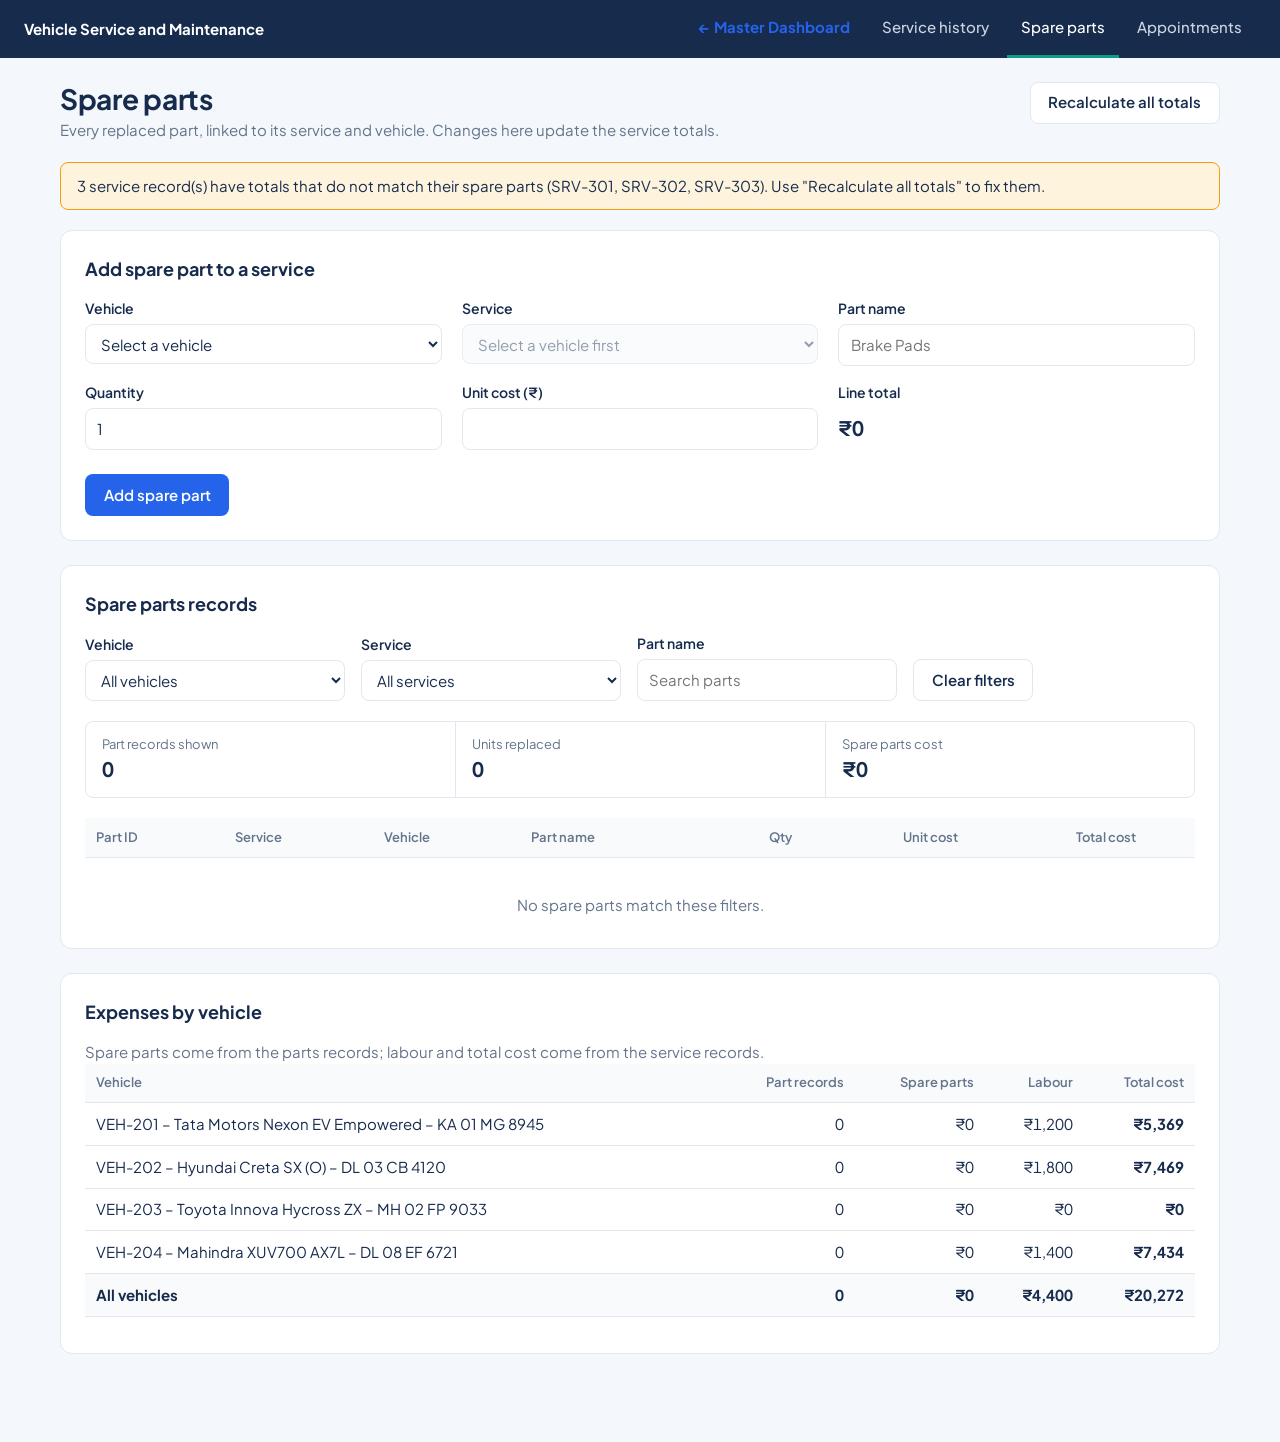
<file: maintenance.html>
<!DOCTYPE html>
<html lang="en">
<head>
  <meta charset="UTF-8">
  <meta name="viewport" content="width=device-width, initial-scale=1">
  <title>Spare parts | Vehicle Service and Maintenance Management</title>
  <link rel="preconnect" href="https://fonts.googleapis.com">
  <link rel="preconnect" href="https://fonts.gstatic.com" crossorigin>
  <link href="https://fonts.googleapis.com/css2?family=Plus+Jakarta+Sans:wght@400;500;600;700&display=swap" rel="stylesheet">
  <link rel="stylesheet" href="css/maintenance.css">
</head>
<body>
  <header class="topbar">
    <span class="brand">Vehicle Service and Maintenance</span>
    <nav aria-label="Service module">
      <a href="index.html" style="font-weight: 700; color: #2563eb;">← Master Dashboard</a>
      <a href="services.html">Service history</a>
      <a href="maintenance.html" class="active" aria-current="page">Spare parts</a>
      <a href="appointments.html">Appointments</a>
    </nav>
  </header>

  <main>
    <div class="page-head">
      <div>
        <h1>Spare parts</h1>
        <p class="muted">Every replaced part, linked to its service and vehicle. Changes here update the service totals.</p>
      </div>
      <button type="button" class="btn btn-secondary" id="recalcBtn">Recalculate all totals</button>
    </div>

    <p id="mismatchNotice" class="notice" hidden></p>
    <p id="noServices" class="notice" hidden>
      No service records found in the <code>services</code> key. Add a service on the <a href="services.html">Service history</a> page first; parts always belong to a service.
    </p>

    <section class="card" aria-labelledby="formTitle">
      <h2 id="formTitle">Add spare part to a service</h2>
      <form id="partForm" novalidate>
        <div class="part-form-grid">
          <div class="field">
            <label for="mVehicle">Vehicle</label>
            <select id="mVehicle" required></select>
          </div>
          <div class="field">
            <label for="mService">Service</label>
            <select id="mService" required></select>
          </div>
          <div class="field">
            <label for="mPartName">Part name</label>
            <input type="text" id="mPartName" list="partSuggestions" placeholder="Brake Pads" required>
          </div>
          <div class="field">
            <label for="mQuantity">Quantity</label>
            <input type="number" id="mQuantity" min="1" step="1" value="1" required>
          </div>
          <div class="field">
            <label for="mUnitCost">Unit cost (₹)</label>
            <input type="number" id="mUnitCost" min="0" step="0.01" required>
          </div>
          <div class="field">
            <label>Line total</label>
            <output id="mLineTotal" class="line-total">₹0</output>
          </div>
        </div>
        <datalist id="partSuggestions">
          <option value="Engine Oil"></option>
          <option value="Oil Filter"></option>
          <option value="Air Filter"></option>
          <option value="Brake Pads"></option>
          <option value="Spark Plug"></option>
          <option value="Coolant"></option>
          <option value="Battery"></option>
          <option value="Clutch Plate"></option>
        </datalist>

        <p id="formError" class="form-error" role="alert" hidden></p>
        <div class="actions">
          <button type="submit" class="btn btn-primary" id="saveBtn">Add spare part</button>
          <button type="button" class="btn btn-secondary" id="cancelEditBtn" hidden>Cancel edit</button>
        </div>
      </form>
    </section>

    <section class="card" aria-labelledby="ledgerTitle">
      <h2 id="ledgerTitle">Spare parts records</h2>

      <div class="filters">
        <div class="field">
          <label for="filterVehicle">Vehicle</label>
          <select id="filterVehicle"></select>
        </div>
        <div class="field">
          <label for="filterService">Service</label>
          <select id="filterService"></select>
        </div>
        <div class="field">
          <label for="filterText">Part name</label>
          <input type="search" id="filterText" placeholder="Search parts">
        </div>
        <button type="button" class="btn btn-secondary" id="clearFilters">Clear filters</button>
      </div>

      <dl class="stats three" aria-label="Totals for the records shown">
        <div><dt>Part records shown</dt><dd id="statCount">0</dd></div>
        <div><dt>Units replaced</dt><dd id="statUnits">0</dd></div>
        <div><dt>Spare parts cost</dt><dd id="statParts">₹0</dd></div>
      </dl>

      <div class="table-wrap">
        <table class="data-table">
          <thead>
            <tr>
              <th scope="col">Part ID</th>
              <th scope="col">Service</th>
              <th scope="col">Vehicle</th>
              <th scope="col">Part name</th>
              <th scope="col" class="num">Qty</th>
              <th scope="col" class="num">Unit cost</th>
              <th scope="col" class="num">Total cost</th>
              <th scope="col"><span class="sr-only">Actions</span></th>
            </tr>
          </thead>
          <tbody id="ledgerBody"></tbody>
        </table>
      </div>
      <p id="emptyLedger" class="empty" hidden>No spare parts match these filters.</p>
    </section>

    <section class="card" aria-labelledby="vehicleTotalsTitle">
      <h2 id="vehicleTotalsTitle">Expenses by vehicle</h2>
      <p class="muted">Spare parts come from the parts records; labour and total cost come from the service records.</p>
      <div class="table-wrap">
        <table class="data-table compact">
          <thead>
            <tr>
              <th scope="col">Vehicle</th>
              <th scope="col" class="num">Part records</th>
              <th scope="col" class="num">Spare parts</th>
              <th scope="col" class="num">Labour</th>
              <th scope="col" class="num">Total cost</th>
            </tr>
          </thead>
          <tbody id="vehicleTotalsBody"></tbody>
          <tfoot id="vehicleTotalsFoot"></tfoot>
        </table>
      </div>
    </section>
  </main>

  <div id="toast" class="toast" role="status" aria-live="polite"></div>
  <script src="maintenance.js"></script>
</body>

</html>
</file>
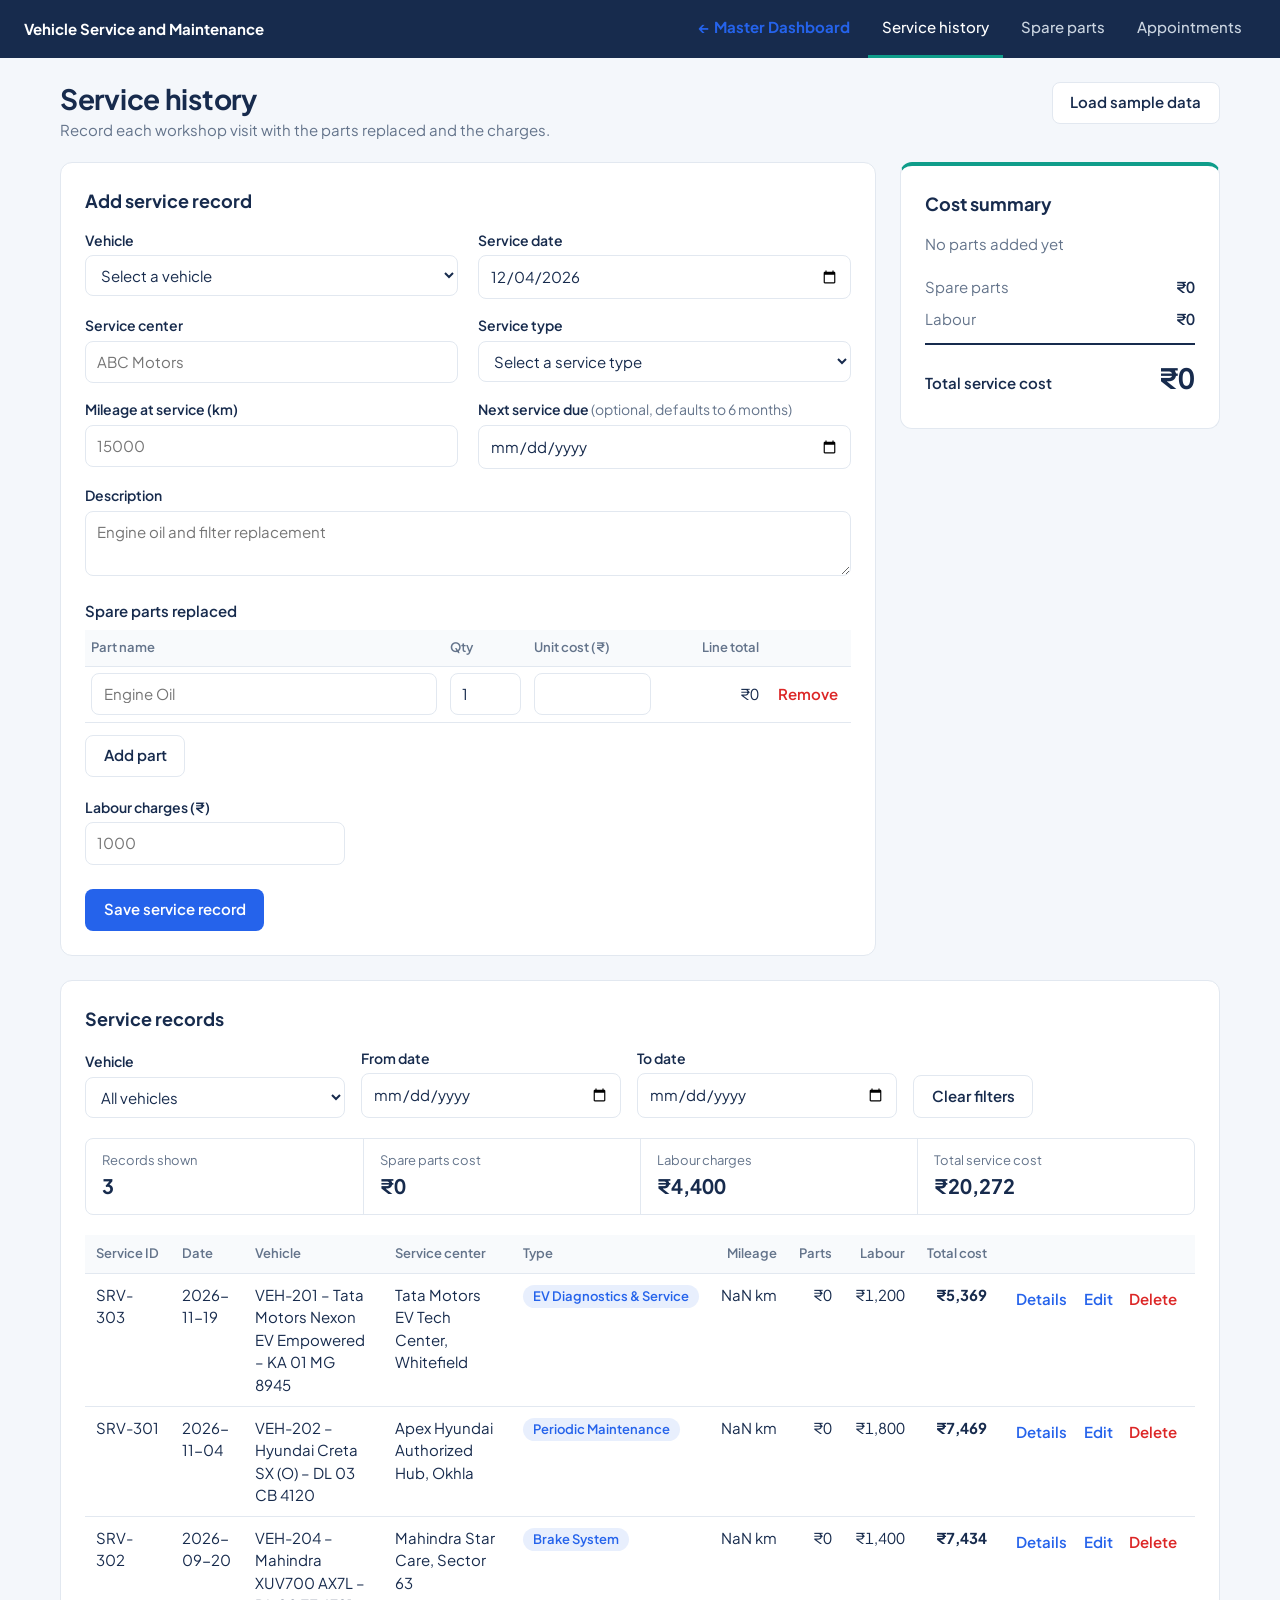
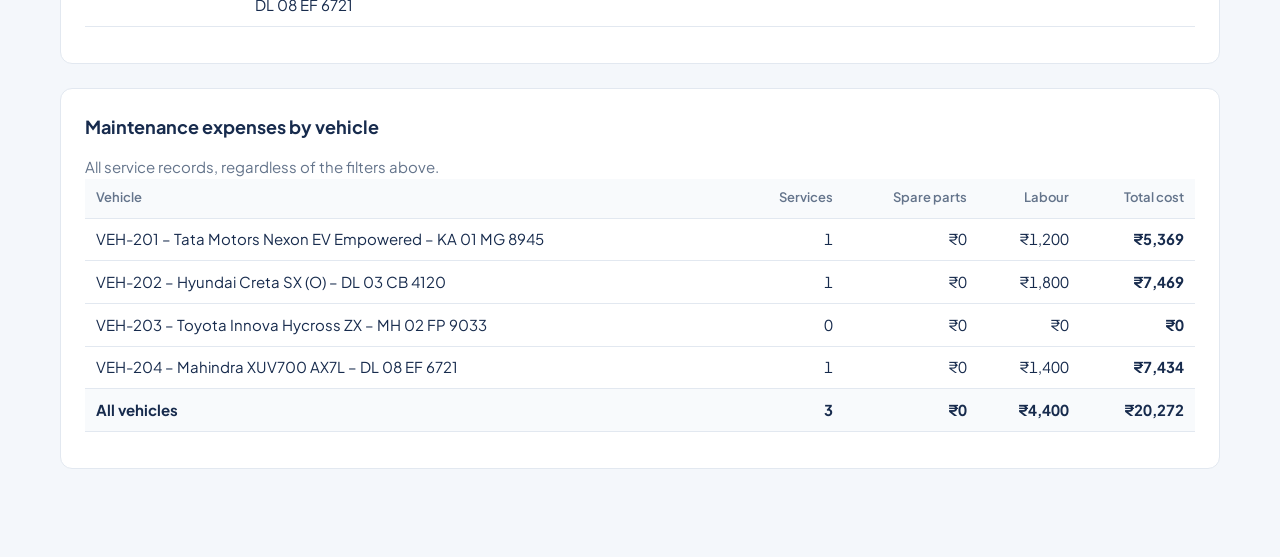
<file: services.html>
<!DOCTYPE html>
<html lang="en">
<head>
  <meta charset="UTF-8">
  <meta name="viewport" content="width=device-width, initial-scale=1">
  <title>Service history | Vehicle Service and Maintenance Management</title>
  <link rel="preconnect" href="https://fonts.googleapis.com">
  <link rel="preconnect" href="https://fonts.gstatic.com" crossorigin>
  <link href="https://fonts.googleapis.com/css2?family=Plus+Jakarta+Sans:wght@400;500;600;700&display=swap" rel="stylesheet">
  <link rel="stylesheet" href="css/services.css">
</head>
<body>
  <header class="topbar">
    <span class="brand">Vehicle Service and Maintenance</span>
    <nav aria-label="Service module">
      <a href="index.html" style="font-weight: 700; color: #2563eb;">← Master Dashboard</a>
      <a href="services.html" class="active" aria-current="page">Service history</a>
      <a href="maintenance.html">Spare parts</a>
      <a href="appointments.html">Appointments</a>
    </nav>
  </header>

  <main>
    <div class="page-head">
      <div>
        <h1>Service history</h1>
        <p class="muted">Record each workshop visit with the parts replaced and the charges.</p>
      </div>
      <button type="button" class="btn btn-secondary" id="seedBtn">Load sample data</button>
    </div>

    <p id="noVehicles" class="notice" hidden>
      No registered vehicles found in the <code>vehicles</code> key. Register a vehicle first, or load sample data to test this page.
    </p>

    <div class="layout">
      <section class="card" aria-labelledby="formTitle">
        <h2 id="formTitle">Add service record</h2>

        <form id="serviceForm" novalidate>
          <div class="form-grid">
            <div class="field">
              <label for="vehicleId">Vehicle</label>
              <select id="vehicleId" required></select>
            </div>
            <div class="field">
              <label for="serviceDate">Service date</label>
              <input type="date" id="serviceDate" required>
            </div>
            <div class="field">
              <label for="serviceCenter">Service center</label>
              <input type="text" id="serviceCenter" placeholder="ABC Motors" required>
            </div>
            <div class="field">
              <label for="serviceType">Service type</label>
              <select id="serviceType" required></select>
            </div>
            <div class="field">
              <label for="mileage">Mileage at service (km)</label>
              <input type="number" id="mileage" min="0" step="1" placeholder="15000" required>
            </div>
            <div class="field">
              <label for="nextServiceDate">Next service due <span class="hint">(optional, defaults to 6 months)</span></label>
              <input type="date" id="nextServiceDate">
            </div>
            <div class="field full">
              <label for="description">Description</label>
              <textarea id="description" rows="2" placeholder="Engine oil and filter replacement"></textarea>
            </div>
          </div>

          <h3>Spare parts replaced</h3>
          <div class="table-wrap">
            <table class="parts-table">
              <thead>
                <tr>
                  <th scope="col">Part name</th>
                  <th scope="col">Qty</th>
                  <th scope="col">Unit cost (₹)</th>
                  <th scope="col" class="num">Line total</th>
                  <th scope="col"><span class="sr-only">Remove</span></th>
                </tr>
              </thead>
              <tbody id="partsBody"></tbody>
            </table>
          </div>
          <datalist id="partSuggestions">
            <option value="Engine Oil"></option>
            <option value="Oil Filter"></option>
            <option value="Air Filter"></option>
            <option value="Brake Pads"></option>
            <option value="Spark Plug"></option>
            <option value="Coolant"></option>
            <option value="Battery"></option>
            <option value="Clutch Plate"></option>
          </datalist>
          <button type="button" class="btn btn-secondary" id="addPartBtn">Add part</button>

          <div class="field narrow">
            <label for="labourCost">Labour charges (₹)</label>
            <input type="number" id="labourCost" min="0" step="0.01" placeholder="1000">
          </div>

          <p id="formError" class="form-error" role="alert" hidden></p>

          <div class="actions">
            <button type="submit" class="btn btn-primary" id="saveBtn">Save service record</button>
            <button type="button" class="btn btn-secondary" id="cancelEditBtn" hidden>Cancel edit</button>
          </div>
        </form>
      </section>

      <aside class="card receipt" aria-label="Cost summary">
        <h2>Cost summary</h2>
        <ul id="receiptParts" class="receipt-lines"></ul>
        <dl class="receipt-totals">
          <div><dt>Spare parts</dt><dd id="sumParts">₹0</dd></div>
          <div><dt>Labour</dt><dd id="sumLabour">₹0</dd></div>
          <div class="grand"><dt>Total service cost</dt><dd id="sumTotal">₹0</dd></div>
        </dl>
      </aside>
    </div>

    <section class="card" aria-labelledby="historyTitle">
      <h2 id="historyTitle">Service records</h2>

      <div class="filters">
        <div class="field">
          <label for="filterVehicle">Vehicle</label>
          <select id="filterVehicle"></select>
        </div>
        <div class="field">
          <label for="filterFrom">From date</label>
          <input type="date" id="filterFrom">
        </div>
        <div class="field">
          <label for="filterTo">To date</label>
          <input type="date" id="filterTo">
        </div>
        <button type="button" class="btn btn-secondary" id="clearFilters">Clear filters</button>
      </div>

      <dl class="stats" aria-label="Totals for the records shown">
        <div><dt>Records shown</dt><dd id="statCount">0</dd></div>
        <div><dt>Spare parts cost</dt><dd id="statParts">₹0</dd></div>
        <div><dt>Labour charges</dt><dd id="statLabour">₹0</dd></div>
        <div><dt>Total service cost</dt><dd id="statTotal">₹0</dd></div>
      </dl>

      <div class="table-wrap">
        <table class="data-table">
          <thead>
            <tr>
              <th scope="col">Service ID</th>
              <th scope="col">Date</th>
              <th scope="col">Vehicle</th>
              <th scope="col">Service center</th>
              <th scope="col">Type</th>
              <th scope="col" class="num">Mileage</th>
              <th scope="col" class="num">Parts</th>
              <th scope="col" class="num">Labour</th>
              <th scope="col" class="num">Total cost</th>
              <th scope="col"><span class="sr-only">Actions</span></th>
            </tr>
          </thead>
          <tbody id="historyBody"></tbody>
        </table>
      </div>
      <p id="emptyHistory" class="empty" hidden>No service records match these filters. Add a record above or clear the filters.</p>
    </section>

    <section class="card" aria-labelledby="vehicleTotalsTitle">
      <h2 id="vehicleTotalsTitle">Maintenance expenses by vehicle</h2>
      <p class="muted">All service records, regardless of the filters above.</p>
      <div class="table-wrap">
        <table class="data-table compact">
          <thead>
            <tr>
              <th scope="col">Vehicle</th>
              <th scope="col" class="num">Services</th>
              <th scope="col" class="num">Spare parts</th>
              <th scope="col" class="num">Labour</th>
              <th scope="col" class="num">Total cost</th>
            </tr>
          </thead>
          <tbody id="vehicleTotalsBody"></tbody>
          <tfoot id="vehicleTotalsFoot"></tfoot>
        </table>
      </div>
    </section>
  </main>

  <div id="toast" class="toast" role="status" aria-live="polite"></div>
  <script src="services.js"></script>
</body>
</html>
</file>
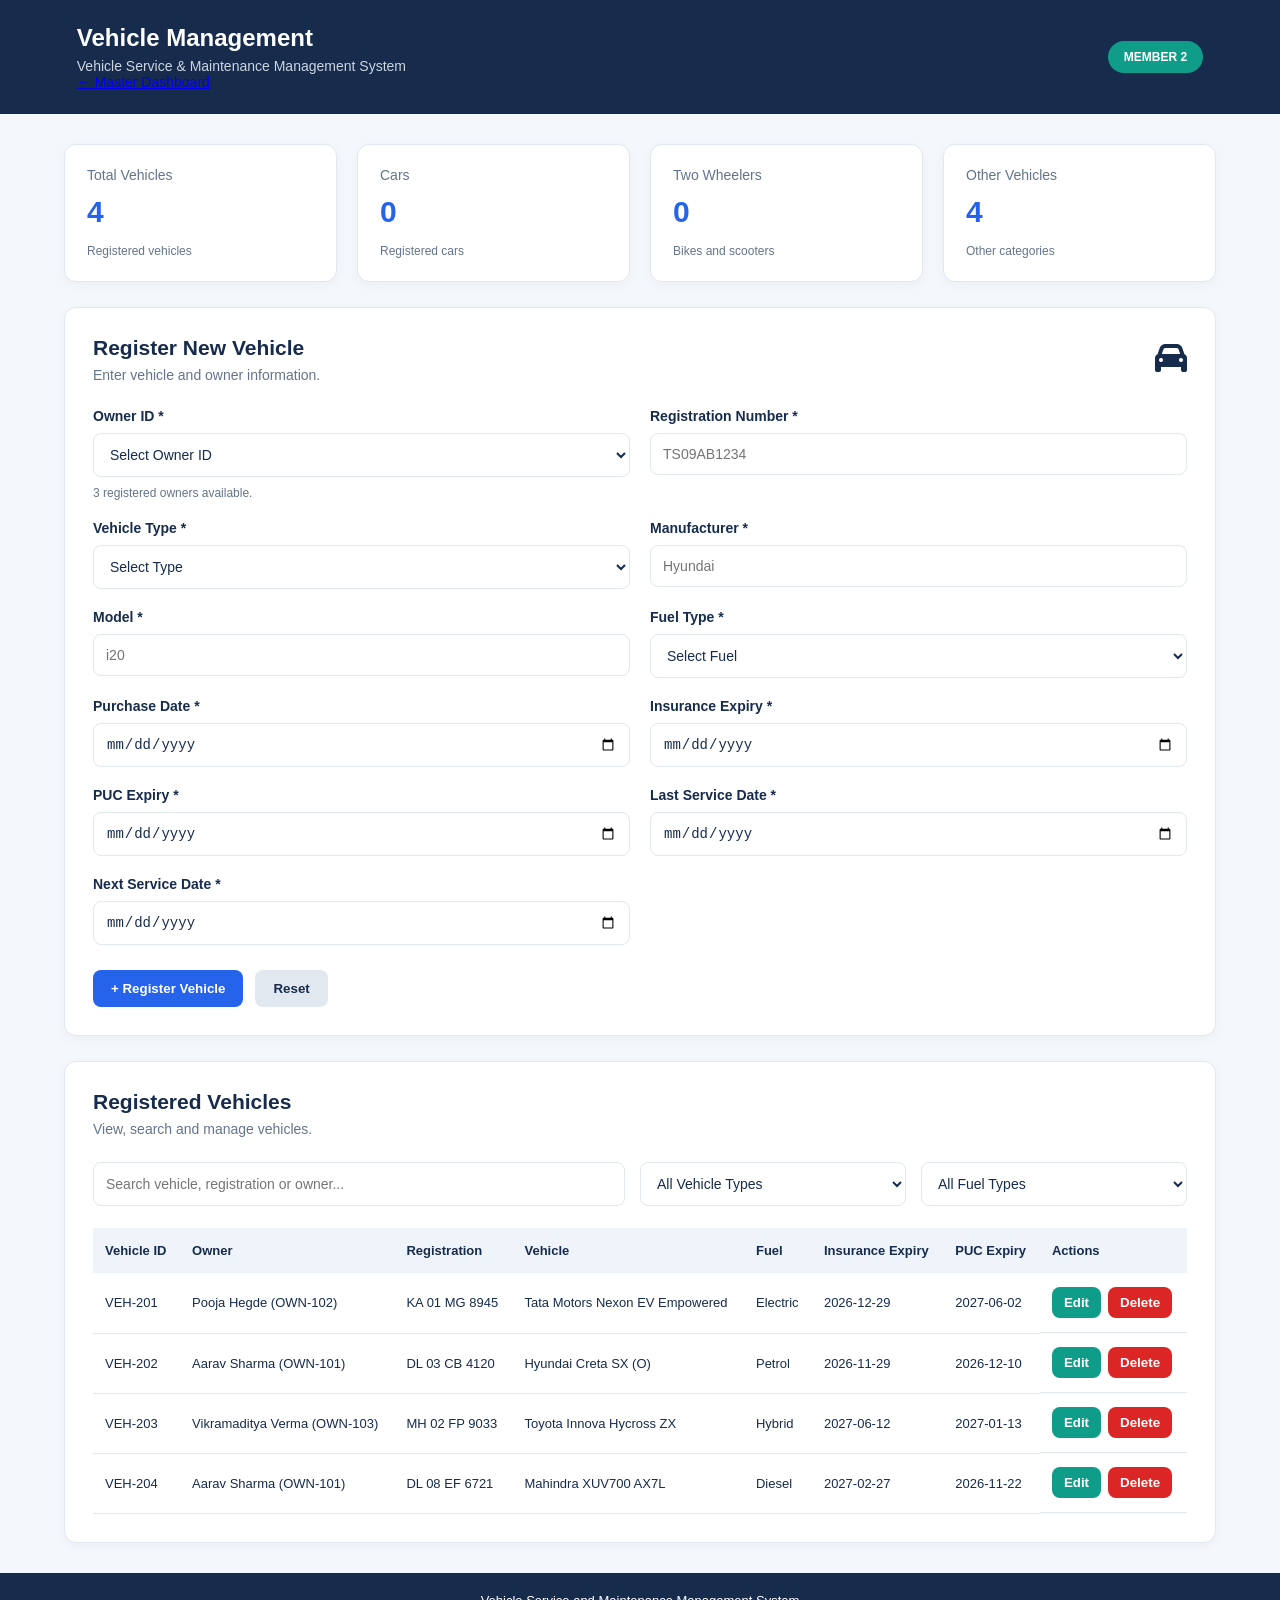
<file: html/vechile.html>
<!DOCTYPE html>
<html lang="en">

<head>
    <meta charset="UTF-8">
    <meta name="viewport" content="width=device-width, initial-scale=1.0">

    <title>Vehicle Management System</title>

    <link rel="stylesheet" href="https://cdnjs.cloudflare.com/ajax/libs/font-awesome/6.5.1/css/all.min.css">
    <link rel="stylesheet" href="../css/vechile.css">
</head>

<body>

    <!-- HEADER -->

    <header class="header">

        <div>
            <h2>Vehicle Management</h2>
            <p>Vehicle Service & Maintenance Management System</p>
            <p><a href="../index.html">← Master Dashboard</a></p>
        </div>

        <span class="header-tag">MEMBER 2</span>

    </header>


    <main class="container">

        <!-- DASHBOARD -->

        <section class="dashboard">

            <div class="stat-card">
                <p>Total Vehicles</p>
                <h2 id="totalVehicles">0</h2>
                <span>Registered vehicles</span>
            </div>

            <div class="stat-card">
                <p>Cars</p>
                <h2 id="totalCars">0</h2>
                <span>Registered cars</span>
            </div>

            <div class="stat-card">
                <p>Two Wheelers</p>
                <h2 id="totalTwoWheelers">0</h2>
                <span>Bikes and scooters</span>
            </div>

            <div class="stat-card">
                <p>Other Vehicles</p>
                <h2 id="totalOthers">0</h2>
                <span>Other categories</span>
            </div>

        </section>


        <!-- REGISTRATION FORM -->

        <section class="panel">

            <div class="section-heading">

                <div>
                    <h2 id="formTitle">Register New Vehicle</h2>
                    <p>Enter vehicle and owner information.</p>
                </div>

                <span class="form-icon"><i class="fas fa-car"></i></span>

            </div>


            <form id="vehicleForm">

                <input type="hidden" id="editingVehicleId">


                <div class="form-grid">


                    <!-- OWNER ID -->

                    <div class="form-group">

                        <label for="ownerId">Owner ID *</label>

                        <select id="ownerId" required>

                            <option value="">Loading Owners...</option>

                        </select>

                        <small id="ownerStatus"></small>

                    </div>


                    <!-- REGISTRATION NUMBER -->

                    <div class="form-group">

                        <label for="registrationNumber">
                            Registration Number *
                        </label>

                        <input
                            type="text"
                            id="registrationNumber"
                            placeholder="TS09AB1234"
                            maxlength="15"
                            required
                        >

                    </div>


                    <!-- VEHICLE TYPE -->

                    <div class="form-group">

                        <label for="vehicleType">Vehicle Type *</label>

                        <select id="vehicleType" required>

                            <option value="">Select Type</option>
                            <option value="Car">Car</option>
                            <option value="Bike">Bike</option>
                            <option value="Scooter">Scooter</option>
                            <option value="Truck">Truck</option>
                            <option value="Bus">Bus</option>
                            <option value="Other">Other</option>

                        </select>

                    </div>


                    <!-- MANUFACTURER -->

                    <div class="form-group">

                        <label for="manufacturer">Manufacturer *</label>

                        <input
                            type="text"
                            id="manufacturer"
                            placeholder="Hyundai"
                            required
                        >

                    </div>


                    <!-- MODEL -->

                    <div class="form-group">

                        <label for="model">Model *</label>

                        <input
                            type="text"
                            id="model"
                            placeholder="i20"
                            required
                        >

                    </div>


                    <!-- FUEL TYPE -->

                    <div class="form-group">

                        <label for="fuelType">Fuel Type *</label>

                        <select id="fuelType" required>

                            <option value="">Select Fuel</option>
                            <option value="Petrol">Petrol</option>
                            <option value="Diesel">Diesel</option>
                            <option value="Electric">Electric</option>
                            <option value="CNG">CNG</option>
                            <option value="Hybrid">Hybrid</option>

                        </select>

                    </div>


                    <!-- PURCHASE DATE -->

                    <div class="form-group">

                        <label for="purchaseDate">Purchase Date *</label>

                        <input type="date" id="purchaseDate" required>

                    </div>


                    <!-- INSURANCE -->

                    <div class="form-group">

                        <label for="insuranceExpiry">Insurance Expiry *</label>

                        <input type="date" id="insuranceExpiry" required>

                    </div>


                    <!-- PUC -->

                    <div class="form-group">

                        <label for="pucExpiry">PUC Expiry *</label>

                        <input type="date" id="pucExpiry" required>

                    </div>


                    <!-- LAST SERVICE -->

                    <div class="form-group">

                        <label for="lastServiceDate">Last Service Date *</label>

                        <input type="date" id="lastServiceDate" required>

                    </div>


                    <!-- NEXT SERVICE -->

                    <div class="form-group">

                        <label for="nextServiceDate">Next Service Date *</label>

                        <input type="date" id="nextServiceDate" required>

                    </div>


                </div>


                <!-- BUTTONS -->

                <div class="form-buttons">

                    <button type="submit" id="saveButton" class="primary-btn">
                        + Register Vehicle
                    </button>

                    <button
                        type="button"
                        id="cancelButton"
                        class="cancel-btn"
                        hidden
                    >
                        Cancel Edit
                    </button>

                    <button type="reset" class="reset-btn">
                        Reset
                    </button>

                </div>

            </form>

        </section>


        <!-- REGISTERED VEHICLES -->

        <section class="panel">

            <div class="section-heading">

                <div>
                    <h2>Registered Vehicles</h2>
                    <p>View, search and manage vehicles.</p>
                </div>

            </div>


            <!-- SEARCH -->

            <div class="filters">

                <input
                    type="search"
                    id="searchInput"
                    placeholder="Search vehicle, registration or owner..."
                >

                <select id="typeFilter">

                    <option value="">All Vehicle Types</option>
                    <option value="Car">Car</option>
                    <option value="Bike">Bike</option>
                    <option value="Scooter">Scooter</option>
                    <option value="Truck">Truck</option>
                    <option value="Bus">Bus</option>
                    <option value="Other">Other</option>

                </select>


                <select id="fuelFilter">

                    <option value="">All Fuel Types</option>
                    <option value="Petrol">Petrol</option>
                    <option value="Diesel">Diesel</option>
                    <option value="Electric">Electric</option>
                    <option value="CNG">CNG</option>
                    <option value="Hybrid">Hybrid</option>

                </select>

            </div>


            <!-- TABLE -->

            <div class="table-container">

                <table>

                    <thead>

                        <tr>

                            <th>Vehicle ID</th>
                            <th>Owner</th>
                            <th>Registration</th>
                            <th>Vehicle</th>
                            <th>Fuel</th>
                            <th>Insurance Expiry</th>
                            <th>PUC Expiry</th>
                            <th>Actions</th>

                        </tr>

                    </thead>


                    <tbody id="vehicleTableBody"></tbody>

                </table>

            </div>


            <p id="emptyMessage" class="empty-message">
                No vehicles registered yet.
            </p>


            <p id="ownerWarning" class="warning-message" hidden>
                No registered owners found. Please register an owner first.
            </p>

        </section>

    </main>


    <footer>

        Vehicle Service and Maintenance Management System

    </footer>


    <script src="../java%20script/vechile.js"></script>

</body>

</html>
</file>
<file: css/maintenance.css>
/* Shared tokens, layout, forms, tables and buttons live in services.css */
@import url("services.css");

.part-form-grid {
  display: grid;
  grid-template-columns: repeat(3, minmax(0, 1fr));
  gap: 1rem 1.25rem;
}

.line-total {
  display: flex;
  align-items: center;
  min-height: 40px;
  font-size: 1.25rem;
  font-weight: 700;
  font-variant-numeric: tabular-nums;
  color: var(--primary);
}

.stats.three { grid-template-columns: repeat(3, 1fr); }

.notice a { color: var(--accent); font-weight: 600; }
select:disabled { background: var(--head-bg); color: var(--text-secondary); cursor: not-allowed; }

@media (max-width: 800px) {
  .part-form-grid { grid-template-columns: 1fr 1fr; }
}
@media (max-width: 560px) {
  .part-form-grid { grid-template-columns: 1fr; }
  .stats.three { grid-template-columns: 1fr; }
  .stats.three > div { border-left: 0; border-top: 1px solid var(--border); }
  .stats.three > div:first-child { border-top: 0; }
}
</file>
<file: css/services.css>
:root {
  /* Primary colors */
  --primary: #172B4D;
  --accent: #2563EB;
  --teal: #0F9D8A;

  /* Backgrounds */
  --background: #F4F7FB;
  --surface: #FFFFFF;

  /* Text */
  --text-primary: #172B4D;
  --text-secondary: #64748B;

  /* Borders */
  --border: #E2E8F0;

  /* Status colors */
  --success: #16A34A;
  --warning: #F59E0B;
  --danger: #DC2626;
  --neutral: #64748B;

  /* UI */
  --card-radius: 12px;
  --button-radius: 8px;

  /* Soft tints derived from the palette */
  --accent-soft: #E8EFFD;
  --warning-soft: #FEF3DC;
  --danger-soft: #FDECEC;
  --head-bg: #F8FAFC;
}

*, *::before, *::after { box-sizing: border-box; }

body {
  margin: 0;
  font-family: 'Plus Jakarta Sans', system-ui, -apple-system, 'Segoe UI', Roboto, sans-serif;
  font-size: 0.9375rem;
  line-height: 1.5;
  color: var(--text-primary);
  background: var(--background);
}

h1 { font-size: 1.75rem; line-height: 1.2; margin: 0 0 0.25rem; font-weight: 700; letter-spacing: -0.01em; }
h2 { font-size: 1.125rem; margin: 0 0 1rem; font-weight: 700; }
h3 { font-size: 0.9375rem; margin: 1.5rem 0 0.5rem; font-weight: 600; }
code { background: var(--accent-soft); padding: 0.05rem 0.35rem; border-radius: 4px; font-size: 0.875em; }

.muted { color: var(--text-secondary); margin: 0; }
.sr-only { position: absolute; width: 1px; height: 1px; overflow: hidden; clip: rect(0 0 0 0); white-space: nowrap; }

:focus-visible { outline: 2px solid var(--accent); outline-offset: 2px; }

/* ---------- Top bar ---------- */
.topbar {
  background: var(--primary);
  color: #fff;
  display: flex;
  align-items: center;
  justify-content: space-between;
  flex-wrap: wrap;
  gap: 0 1rem;
  padding: 0 1.5rem;
}
.brand { font-weight: 700; padding: 1rem 0; }
.topbar nav { display: flex; gap: 0.25rem; }
.topbar a {
  color: #CBD5E1;
  text-decoration: none;
  padding: 1rem 0.875rem;
  border-bottom: 3px solid transparent;
  font-weight: 500;
}
.topbar a:hover { color: #fff; }
.topbar a.active { color: #fff; border-bottom-color: var(--teal); }

/* ---------- Page layout ---------- */
main { max-width: 1200px; margin: 0 auto; padding: 1.5rem 1.25rem 4rem; }
.page-head { display: flex; justify-content: space-between; align-items: flex-start; gap: 1rem; margin-bottom: 1.25rem; flex-wrap: wrap; }
.layout { display: grid; grid-template-columns: minmax(0, 1fr) 320px; gap: 1.5rem; align-items: start; margin-bottom: 1.5rem; }
.card {
  background: var(--surface);
  border: 1px solid var(--border);
  border-radius: var(--card-radius);
  padding: 1.5rem;
  margin-bottom: 1.5rem;
}
.layout .card { margin-bottom: 0; }

.notice {
  background: var(--warning-soft);
  border: 1px solid var(--warning);
  border-radius: var(--button-radius);
  padding: 0.75rem 1rem;
  margin: 0 0 1.25rem;
}
.notice[hidden], .form-error[hidden], .empty[hidden] { display: none; }

/* ---------- Forms ---------- */
.form-grid { display: grid; grid-template-columns: repeat(2, minmax(0, 1fr)); gap: 1rem 1.25rem; }
.field { display: flex; flex-direction: column; gap: 0.3rem; }
.field.full { grid-column: 1 / -1; }
.field.narrow { max-width: 260px; margin-top: 1.25rem; }
label { font-weight: 600; font-size: 0.875rem; }
.hint { font-weight: 400; color: var(--text-secondary); }

input, select, textarea {
  font: inherit;
  color: var(--text-primary);
  background: var(--surface);
  border: 1px solid var(--border);
  border-radius: var(--button-radius);
  padding: 0.55rem 0.7rem;
  width: 100%;
  min-height: 40px;
}
input:hover, select:hover, textarea:hover { border-color: #CBD5E1; }
input:focus-visible, select:focus-visible, textarea:focus-visible { border-color: var(--accent); outline-offset: 0; }
textarea { resize: vertical; }

.form-error {
  background: var(--danger-soft);
  color: var(--danger);
  border-radius: var(--button-radius);
  padding: 0.6rem 0.85rem;
  margin: 1rem 0 0;
  font-weight: 500;
}
.actions { display: flex; gap: 0.75rem; margin-top: 1.5rem; flex-wrap: wrap; }

/* ---------- Buttons ---------- */
.btn {
  font: inherit;
  font-weight: 600;
  border-radius: var(--button-radius);
  padding: 0.55rem 1.1rem;
  min-height: 40px;
  cursor: pointer;
  border: 1px solid transparent;
  transition: background-color 0.15s, border-color 0.15s;
}
.btn-primary { background: var(--accent); color: #fff; }
.btn-primary:hover { background: #1D4FD8; }
.btn-secondary { background: var(--surface); color: var(--primary); border-color: var(--border); }
.btn-secondary:hover { border-color: var(--text-secondary); }
.btn-link {
  font: inherit;
  font-weight: 600;
  background: none;
  border: 0;
  color: var(--accent);
  padding: 0.25rem 0.4rem;
  border-radius: 6px;
  cursor: pointer;
}
.btn-link:hover { text-decoration: underline; }
.btn-link.danger { color: var(--danger); }

/* ---------- Tables ---------- */
.table-wrap { overflow-x: auto; margin-bottom: 0.75rem; }
.data-table, .parts-table { width: 100%; border-collapse: collapse; }
.data-table { min-width: 880px; }
.data-table.compact { min-width: 560px; }
.data-table th, .data-table td, .parts-table th, .parts-table td {
  text-align: left;
  padding: 0.6rem 0.7rem;
  border-bottom: 1px solid var(--border);
  vertical-align: top;
}
.data-table th, .parts-table th {
  background: var(--head-bg);
  color: var(--text-secondary);
  font-size: 0.8125rem;
  font-weight: 600;
  white-space: nowrap;
}
.data-table tbody tr:hover { background: #FAFBFD; }
.num { text-align: right !important; font-variant-numeric: tabular-nums; white-space: nowrap; }
.data-table tfoot td { font-weight: 700; background: var(--head-bg); }
.total-cell { font-weight: 700; }

.parts-table { min-width: 520px; }
.parts-table td { padding: 0.4rem 0.4rem; vertical-align: middle; }
.parts-table th { padding: 0.5rem 0.4rem; }
.parts-table td:nth-child(2) { width: 84px; }
.parts-table td:nth-child(3) { width: 130px; }
.parts-table td:last-child { width: 80px; text-align: right; }
.parts-table + .btn, .table-wrap + .btn { margin-top: 0.25rem; }

.pill {
  display: inline-block;
  padding: 0.1rem 0.6rem;
  border-radius: 999px;
  background: var(--accent-soft);
  color: var(--accent);
  font-size: 0.8125rem;
  font-weight: 600;
  white-space: nowrap;
}
.row-actions { display: flex; gap: 0.25rem; white-space: nowrap; }
.detail-row td { background: var(--head-bg); }
.detail-row p { margin: 0 0 0.5rem; }
.detail-parts { list-style: none; margin: 0.5rem 0 0; padding: 0; max-width: 520px; }
.detail-parts li { display: flex; justify-content: space-between; gap: 1rem; padding: 0.25rem 0; border-bottom: 1px dashed var(--border); font-variant-numeric: tabular-nums; }
.empty { text-align: center; color: var(--text-secondary); padding: 1.5rem 0 0.5rem; margin: 0; }

/* ---------- Filters and stats ---------- */
.filters { display: flex; flex-wrap: wrap; gap: 1rem; align-items: flex-end; }
.filters .field { min-width: 180px; flex: 1 1 180px; max-width: 260px; }
.stats {
  display: grid;
  grid-template-columns: repeat(4, 1fr);
  margin: 1.25rem 0;
  border: 1px solid var(--border);
  border-radius: var(--button-radius);
}
.stats > div { padding: 0.8rem 1rem; border-left: 1px solid var(--border); }
.stats > div:first-child { border-left: 0; }
.stats dt { color: var(--text-secondary); font-size: 0.8125rem; }
.stats dd { margin: 0; font-size: 1.25rem; font-weight: 700; font-variant-numeric: tabular-nums; }

/* ---------- Cost summary (job card) ---------- */
.receipt { position: sticky; top: 1rem; border-top: 4px solid var(--teal); }
.receipt-lines { list-style: none; margin: 0 0 1rem; padding: 0; }
.receipt-lines li {
  display: flex;
  justify-content: space-between;
  gap: 1rem;
  padding: 0.4rem 0;
  border-bottom: 1px dashed var(--border);
  font-variant-numeric: tabular-nums;
}
.receipt-lines:empty::before { content: 'No parts added yet'; color: var(--text-secondary); }
.receipt-totals { margin: 0; }
.receipt-totals > div { display: flex; justify-content: space-between; padding: 0.3rem 0; }
.receipt-totals dt { color: var(--text-secondary); }
.receipt-totals dd { margin: 0; font-weight: 600; font-variant-numeric: tabular-nums; }
.receipt-totals .grand { margin-top: 0.5rem; padding-top: 0.75rem; border-top: 2px solid var(--primary); align-items: baseline; }
.receipt-totals .grand dt { color: var(--primary); font-weight: 600; }
.receipt-totals .grand dd { font-size: 1.75rem; font-weight: 700; color: var(--primary); }

/* ---------- Toast ---------- */
.toast {
  position: fixed;
  right: 1.25rem;
  bottom: 1.25rem;
  background: var(--primary);
  color: #fff;
  padding: 0.75rem 1.1rem;
  border-radius: var(--button-radius);
  max-width: 360px;
  opacity: 0;
  pointer-events: none;
  transition: opacity 0.2s;
}
.toast.show { opacity: 1; }

/* ---------- Responsive ---------- */
@media (max-width: 960px) {
  .layout { grid-template-columns: 1fr; }
  .receipt { position: static; order: -1; }
}
@media (max-width: 700px) {
  .form-grid { grid-template-columns: 1fr; }
  .stats { grid-template-columns: 1fr 1fr; }
  .stats > div:nth-child(odd) { border-left: 0; }
  .stats > div:nth-child(n + 3) { border-top: 1px solid var(--border); }
  .card { padding: 1.1rem; }
}
@media (prefers-reduced-motion: reduce) {
  * { transition: none !important; scroll-behavior: auto !important; }
}
</file>
<file: css/vechile.css>
:root {
    --primary: #172B4D;
    --accent: #2563EB;
    --teal: #0F9D8A;

    --background: #F4F7FB;
    --surface: #FFFFFF;

    --text-primary: #172B4D;
    --text-secondary: #64748B;

    --border: #E2E8F0;

    --success: #16A34A;
    --warning: #F59E0B;
    --danger: #DC2626;
    --neutral: #64748B;

    --card-radius: 12px;
    --button-radius: 8px;
}


/* GENERAL */

* {
    margin: 0;
    padding: 0;
    box-sizing: border-box;
}

body {
    font-family: Arial, sans-serif;
    background: var(--background);
    color: var(--text-primary);
}


/* HEADER */

.header {
    background: var(--primary);
    color: white;
    padding: 24px 6%;
    display: flex;
    justify-content: space-between;
    align-items: center;
}

.header h2 {
    margin-bottom: 6px;
}

.header p {
    color: #CBD5E1;
    font-size: 14px;
}

.header-tag {
    background: var(--teal);
    padding: 9px 16px;
    border-radius: 20px;
    font-size: 12px;
    font-weight: bold;
}


/* CONTAINER */

.container {
    width: 90%;
    max-width: 1400px;
    margin: 30px auto;
}


/* DASHBOARD */

.dashboard {
    display: grid;
    grid-template-columns: repeat(4, 1fr);
    gap: 20px;
    margin-bottom: 25px;
}

.stat-card {
    background: var(--surface);
    padding: 22px;
    border-radius: var(--card-radius);
    border: 1px solid var(--border);
    box-shadow: 0 3px 12px rgba(23, 43, 77, 0.04);
}

.stat-card p {
    color: var(--text-secondary);
    font-size: 14px;
}

.stat-card h2 {
    font-size: 30px;
    margin: 12px 0;
    color: var(--accent);
}

.stat-card span {
    font-size: 12px;
    color: var(--text-secondary);
}


/* PANELS */

.panel {
    background: var(--surface);
    padding: 28px;
    border-radius: var(--card-radius);
    border: 1px solid var(--border);
    margin-bottom: 25px;
    box-shadow: 0 3px 12px rgba(23, 43, 77, 0.04);
}

.section-heading {
    display: flex;
    justify-content: space-between;
    align-items: center;
    margin-bottom: 25px;
}

.section-heading h2 {
    font-size: 21px;
    margin-bottom: 7px;
}

.section-heading p {
    color: var(--text-secondary);
    font-size: 14px;
}

.form-icon {
    font-size: 32px;
}


/* FORM */

.form-grid {
    display: grid;
    grid-template-columns: repeat(2, 1fr);
    gap: 20px;
}

.form-group {
    display: flex;
    flex-direction: column;
    gap: 9px;
}

.form-group label {
    font-size: 14px;
    font-weight: 600;
}

.form-group small {
    color: var(--text-secondary);
    font-size: 12px;
}

input,
select {
    width: 100%;
    padding: 12px;
    border: 1px solid var(--border);
    border-radius: var(--button-radius);
    background: white;
    font-size: 14px;
    color: var(--text-primary);
    outline: none;
}

input:focus,
select:focus {
    border-color: var(--accent);
    box-shadow: 0 0 0 3px rgba(37, 99, 235, 0.1);
}


/* BUTTONS */

.form-buttons {
    display: flex;
    gap: 12px;
    margin-top: 25px;
    flex-wrap: wrap;
}

button {
    padding: 11px 18px;
    border: none;
    border-radius: var(--button-radius);
    cursor: pointer;
    font-weight: 600;
    transition: 0.2s;
}

button:hover {
    opacity: 0.85;
    transform: translateY(-1px);
}

button:disabled {
    opacity: 0.5;
    cursor: not-allowed;
    transform: none;
}

.primary-btn {
    background: var(--accent);
    color: white;
}

.cancel-btn {
    background: var(--neutral);
    color: white;
}

.reset-btn {
    background: #E2E8F0;
    color: var(--primary);
}

.edit-btn {
    background: var(--teal);
    color: white;
    padding: 8px 12px;
}

.delete-btn {
    background: var(--danger);
    color: white;
    padding: 8px 12px;
}


/* SEARCH AND FILTERS */

.filters {
    display: grid;
    grid-template-columns: 2fr 1fr 1fr;
    gap: 15px;
    margin-bottom: 22px;
}


/* TABLE */

.table-container {
    width: 100%;
    overflow-x: auto;
}

table {
    width: 100%;
    border-collapse: collapse;
    min-width: 850px;
}

th {
    background: #EFF4FB;
    color: var(--primary);
    text-align: left;
    padding: 15px 12px;
    font-size: 13px;
}

td {
    padding: 14px 12px;
    border-bottom: 1px solid var(--border);
    font-size: 13px;
}

tr:hover td {
    background: #F8FAFC;
}

.actions {
    display: flex;
    gap: 7px;
}


/* MESSAGES */

.empty-message {
    text-align: center;
    padding: 25px;
    color: var(--text-secondary);
}

.warning-message {
    color: var(--danger);
    background: #FEF2F2;
    padding: 12px;
    border-radius: 8px;
    margin-top: 15px;
    font-size: 14px;
}


/* FOOTER */

footer {
    text-align: center;
    background: var(--primary);
    color: white;
    padding: 20px;
    font-size: 13px;
}


/* RESPONSIVE DESIGN */

@media (max-width: 900px) {

    .dashboard {
        grid-template-columns: repeat(2, 1fr);
    }

    .filters {
        grid-template-columns: 1fr 1fr;
    }

    .filters input {
        grid-column: span 2;
    }

}


@media (max-width: 600px) {

    .container {
        width: 94%;
    }

    .header {
        padding: 20px;
    }

    .header h2 {
        font-size: 18px;
    }

    .panel {
        padding: 18px;
    }

    .dashboard {
        grid-template-columns: 1fr 1fr;
        gap: 10px;
    }

    .stat-card {
        padding: 15px;
    }

    .stat-card h2 {
        font-size: 24px;
    }

    .form-grid {
        grid-template-columns: 1fr;
    }

    .filters {
        grid-template-columns: 1fr;
    }

    .filters input {
        grid-column: auto;
    }

    .header-tag {
        font-size: 10px;
    }

}
</file>
